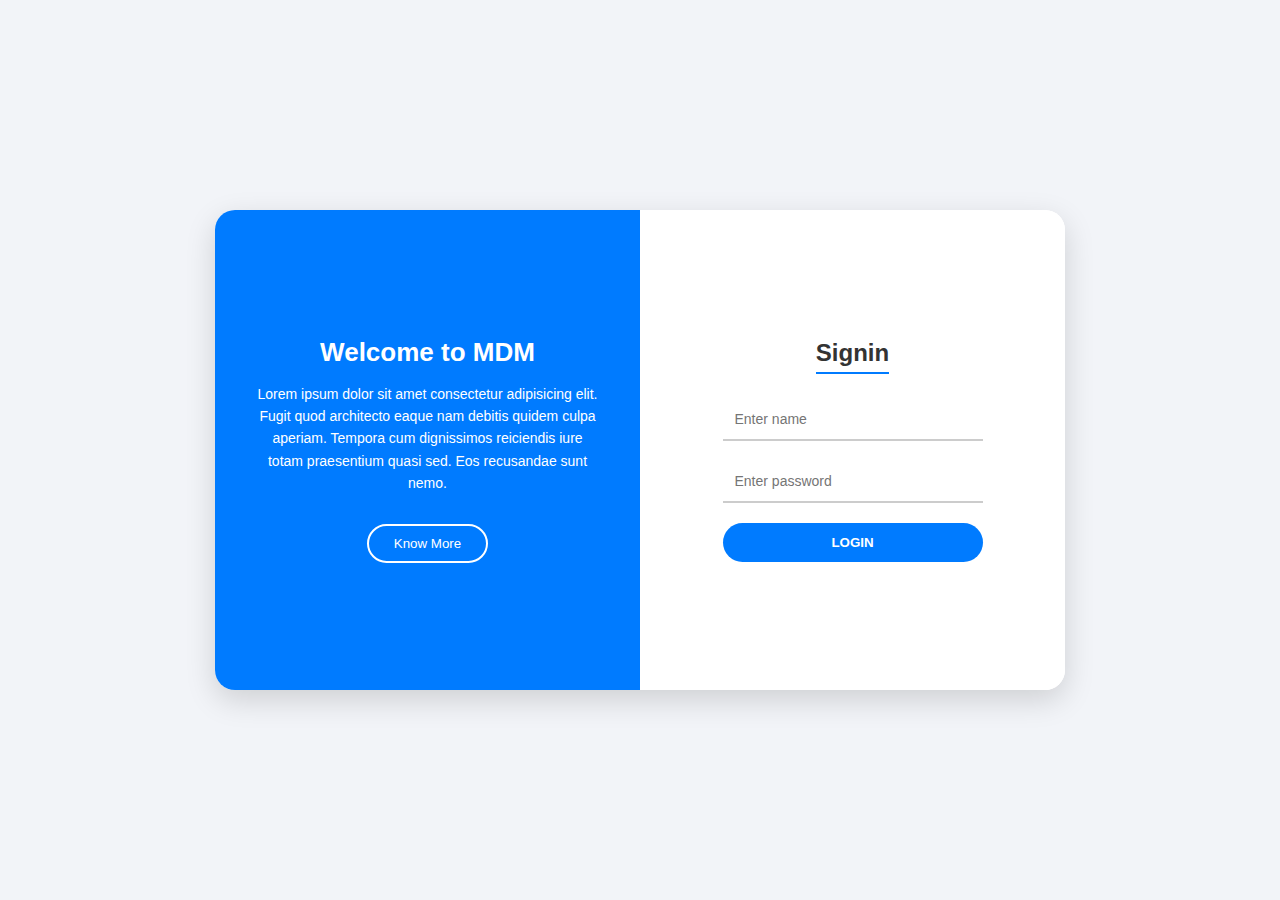
<file: index.html>
<!DOCTYPE html>
<html lang="en">
<head>
    <meta charset="UTF-8">
    <meta name="viewport" content="width=device-width, initial-scale=1.0">
    <link rel="stylesheet" href="loginstile.css">
    <title>Document</title>
</head>
<body>
    <main>
        <div class="contenedor">
            <div class="contenedor-azul">
                <h1>Welcome to MDM</h1>
                <P>
                    Lorem ipsum dolor sit amet consectetur 
                    adipisicing elit. Fugit quod architecto 
                    eaque nam debitis quidem culpa aperiam. 
                    Tempora cum dignissimos reiciendis iure 
                    totam praesentium quasi sed. Eos recusandae sunt nemo.
                </P>
                <button class="btn-izquierdo">Know More</button>
            </div>
            <div class="contenedor-blanco">
                <h1>Signin</h1>
                <form action="">
                    <input type="text" placeholder="Enter name">
                    <input type="password" placeholder="Enter password">
                    <button type="submit" class="btn-login">LOGIN</button>
                </form>
            </div>
        </div>
    </main>
</body>
</html>
</file>
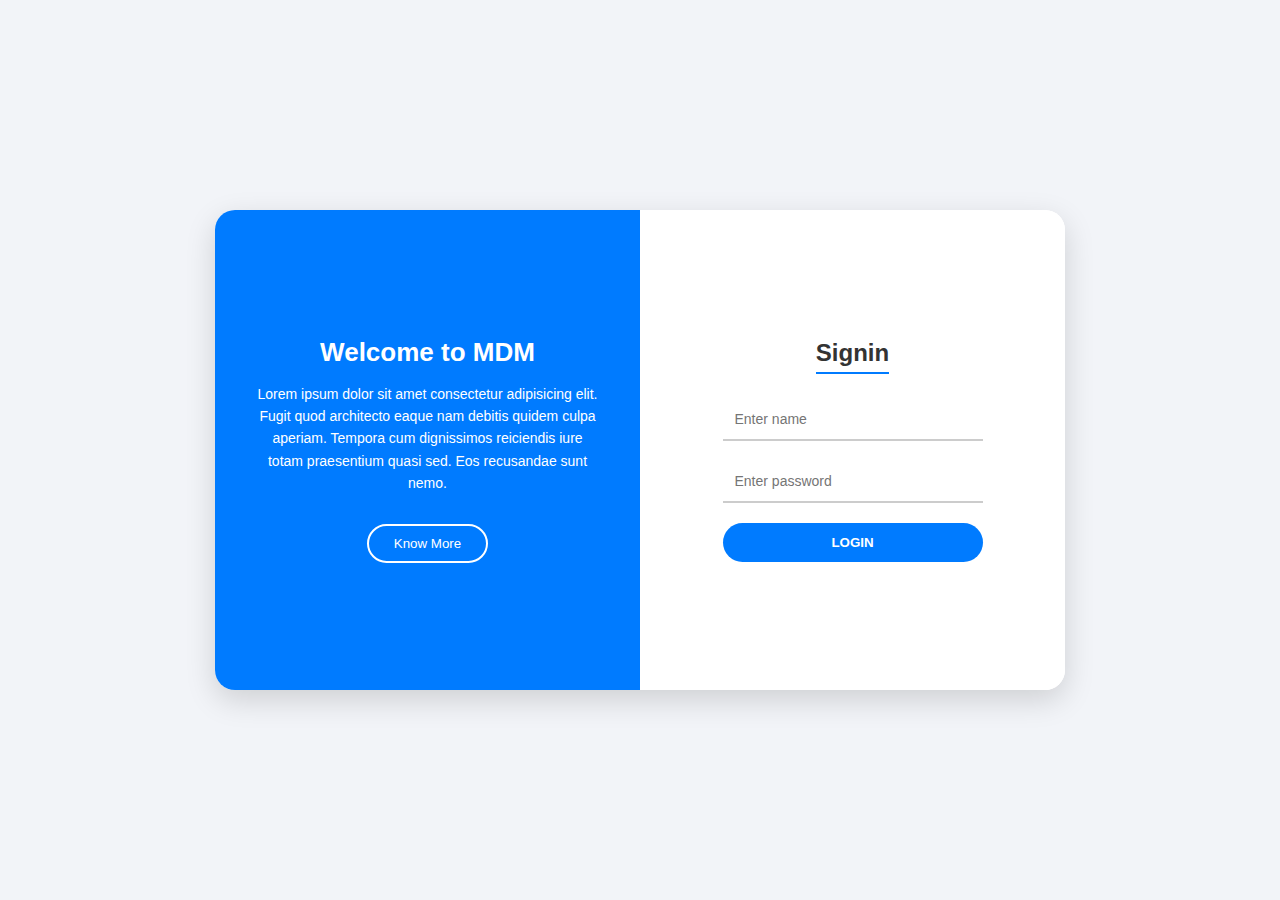
<file: login.html>
<!DOCTYPE html>
<html lang="en">
<head>
    <meta charset="UTF-8">
    <meta name="viewport" content="width=device-width, initial-scale=1.0">
    <link rel="stylesheet" href="loginstile.css">
    <title>Document</title>
</head>
<body>
    <main>
        <div class="contenedor">
            <div class="contenedor-azul">
                <h1>Welcome to MDM</h1>
                <P>
                    Lorem ipsum dolor sit amet consectetur 
                    adipisicing elit. Fugit quod architecto 
                    eaque nam debitis quidem culpa aperiam. 
                    Tempora cum dignissimos reiciendis iure 
                    totam praesentium quasi sed. Eos recusandae sunt nemo.
                </P>
                <button class="btn-izquierdo">Know More</button>
            </div>
            <div class="contenedor-blanco">
                <h1>Signin</h1>
                <form action="">
                    <input type="text" placeholder="Enter name">
                    <input type="password" placeholder="Enter password">
                    <button type="submit" class="btn-login">LOGIN</button>
                </form>
            </div>
        </div>
    </main>
</body>
</html>
</file>
<file: loginstile.css>
/* === RESET GENERAL === */
* {
    margin: 0;
    padding: 0;
    box-sizing: border-box;
    font-family: 'Poppins', sans-serif;
}

body, main {
    width: 100%;
    height: 100vh;
    display: flex;
    justify-content: center;
    align-items: center;
    background-color: #f2f4f8;
}

.contenedor {
    display: flex;
    width: 850px;
    height: 480px;
    border-radius: 20px;
    overflow: hidden;
    box-shadow: 0 10px 30px rgba(0, 0, 0, 0.15);
    position: relative;
    background-color: #fff;
}

.contenedor-azul {
    background-color: #007BFF;
    color: white;
    width: 50%;
    padding: 50px 40px;
    display: flex;
    flex-direction: column;
    justify-content: center;
    align-items: center;
    text-align: center;
    position: relative;
}

.contenedor-azul h1 {
    font-size: 26px;
    margin-bottom: 15px;
}

.contenedor-azul p {
    font-size: 14px;
    line-height: 1.6;
    margin-bottom: 30px;
}

.btn-izquierdo {
    background: transparent;
    border: 2px solid #fff;
    color: #fff;
    padding: 10px 25px;
    border-radius: 25px;
    font-weight: 500;
    cursor: pointer;
    transition: 0.3s;
}

.btn-izquierdo:hover {
    background-color: #fff;
    color: #007BFF;
}

.contenedor-blanco {
    width: 50%;
    background-color: #fff;
    padding: 60px 50px;
    display: flex;
    flex-direction: column;
    justify-content: center;
    align-items: center;
    position: relative;
}

.contenedor-blanco h1 {
    font-size: 24px;
    margin-bottom: 25px;
    color: #333;
    border-bottom: 2px solid #007BFF;
    padding-bottom: 5px;
}

form {
    width: 80%;
    display: flex;
    flex-direction: column;
    align-items: center;
}

form input {
    width: 100%;
    margin-bottom: 20px;
    padding: 12px;
    border: none;
    border-bottom: 2px solid #ccc;
    font-size: 14px;
    outline: none;
    transition: border-color 0.3s;
}

form input:focus {
    border-color: #007BFF;
}

.btn-login {
    width: 100%;
    background-color: #007BFF;
    color: #fff;
    border: none;
    padding: 12px;
    border-radius: 25px;
    font-weight: bold;
    cursor: pointer;
    transition: background-color 0.3s;
}

.btn-login:hover {
    background-color: #005fcc;
}
</file>
